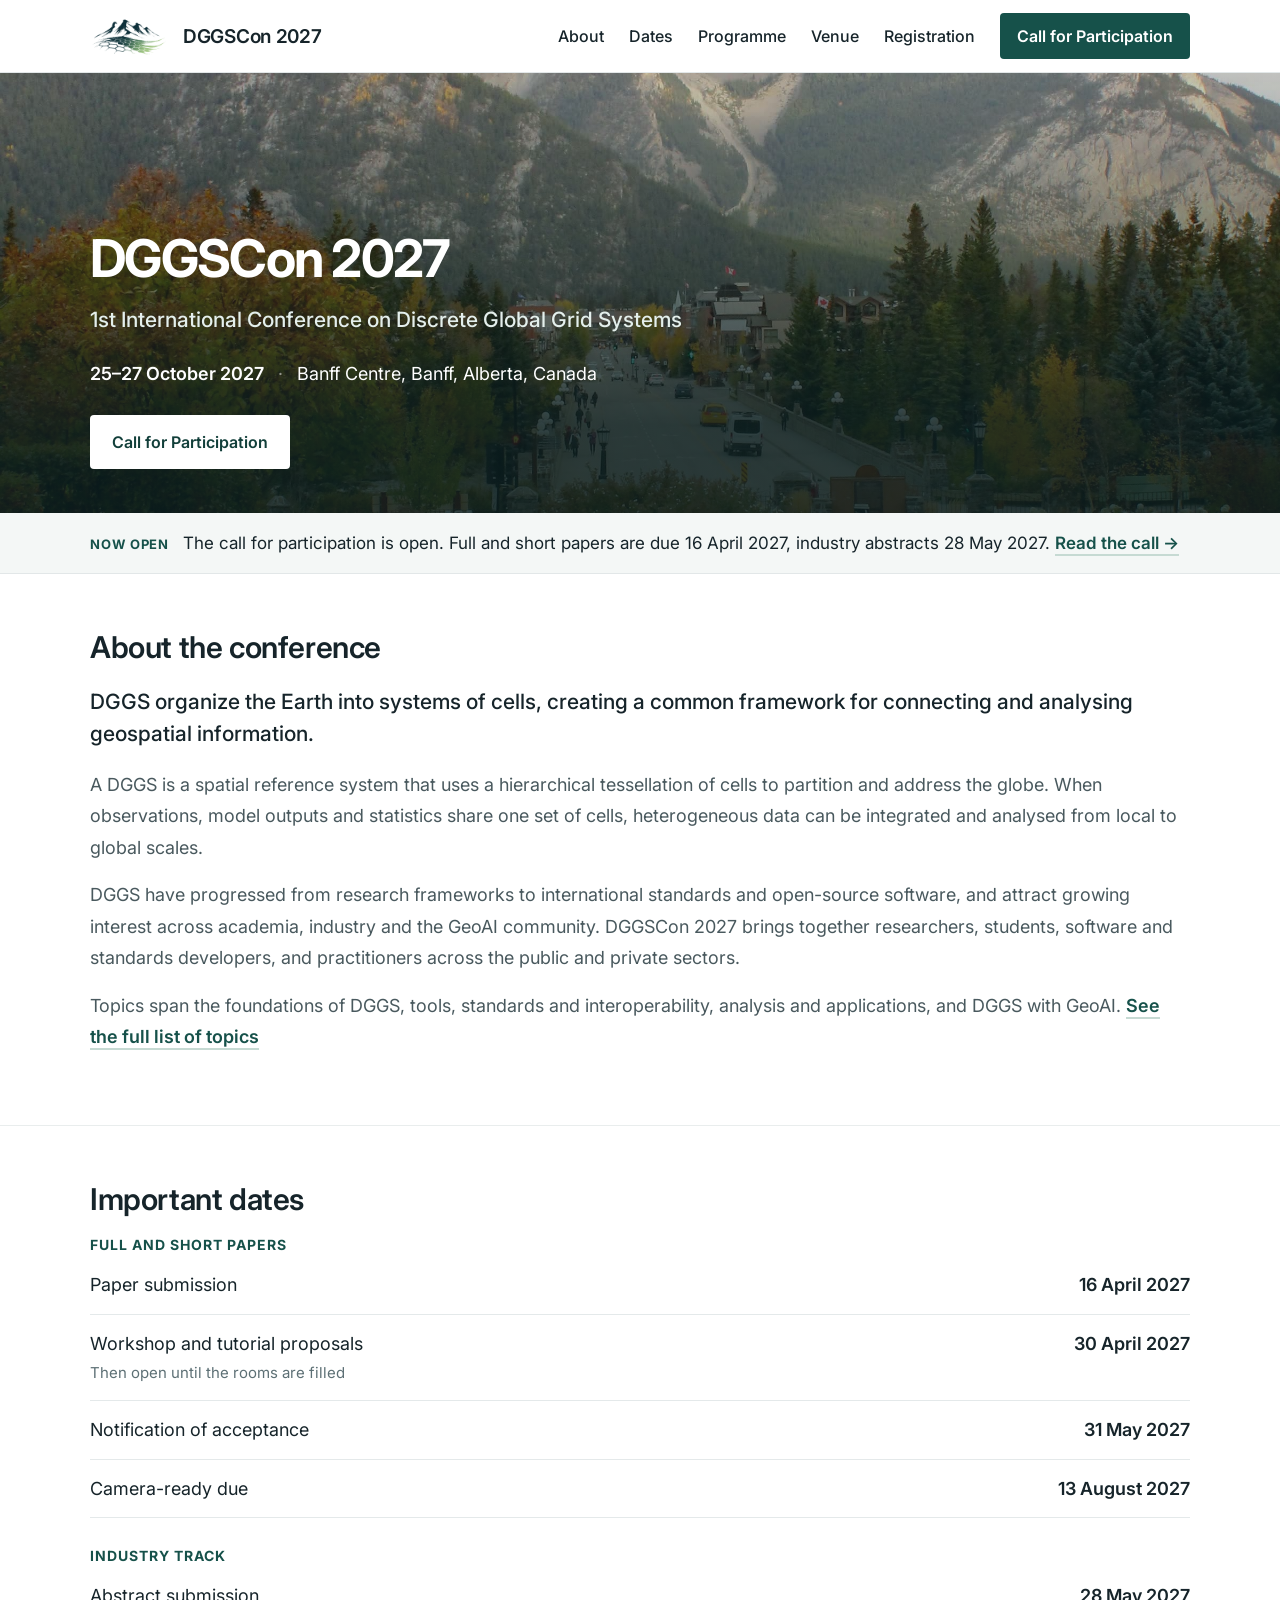
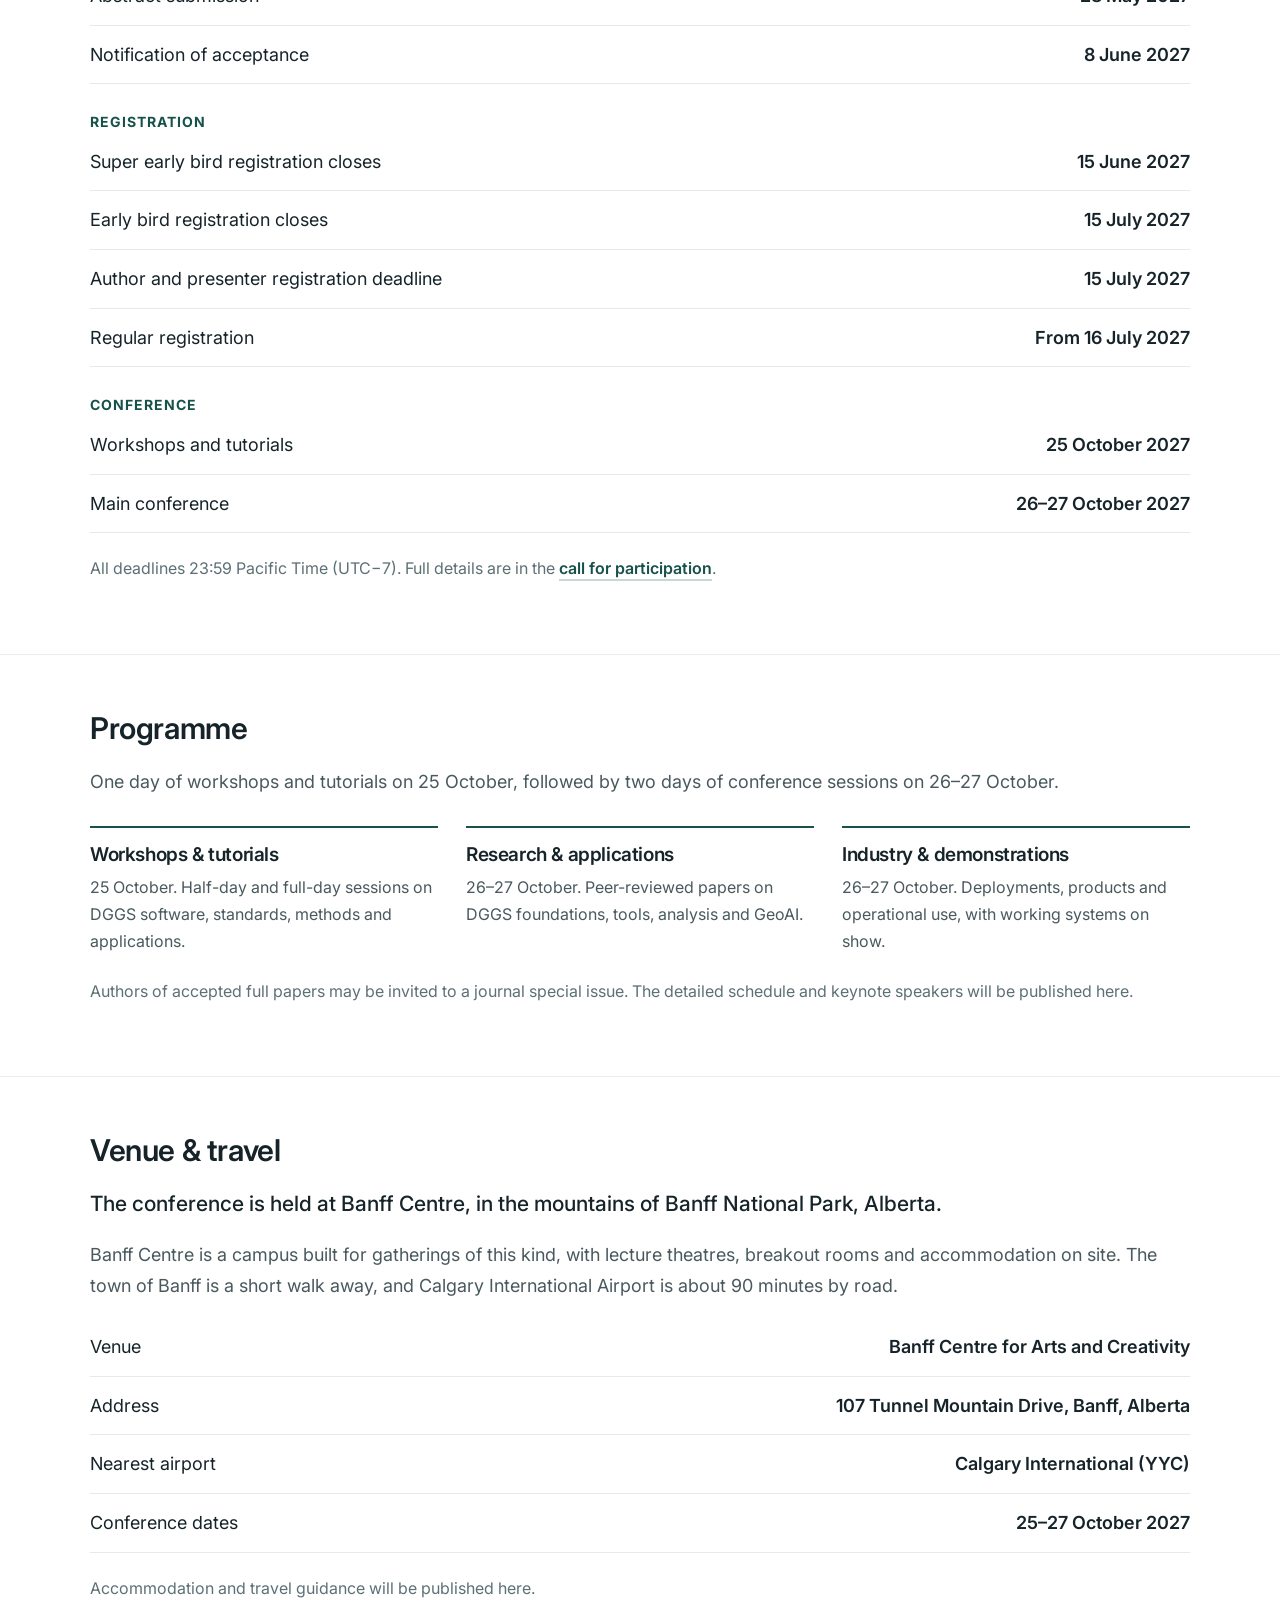
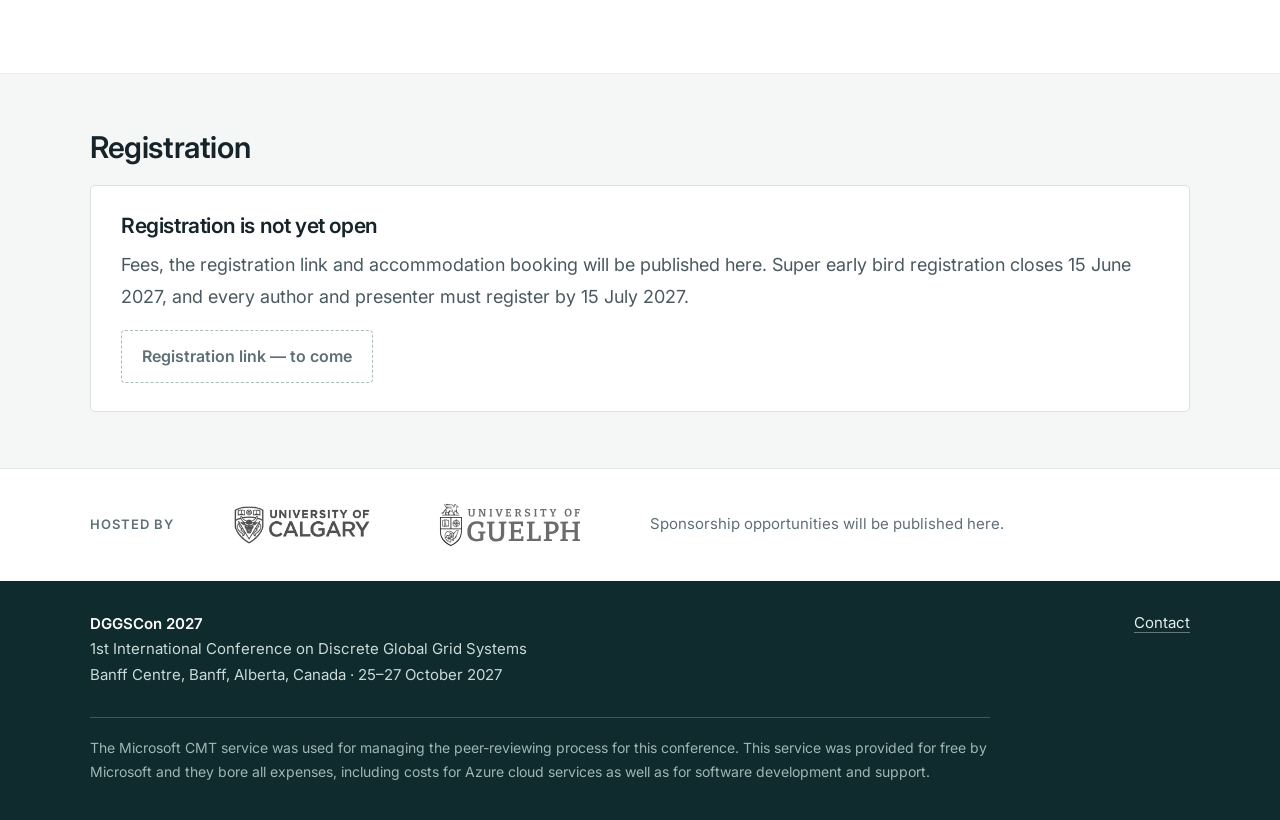
<file: docs/index.html>
<!doctype html>
<html lang="en">
<head>
  <meta charset="utf-8">
  <meta name="viewport" content="width=device-width, initial-scale=1">
  <meta name="description" content="DGGSCon 2027, the 1st International Conference on Discrete Global Grid Systems. 25–27 October 2027 at Banff Centre, Banff, Alberta, Canada.">
  <meta name="theme-color" content="#102b2d">
  <meta property="og:title" content="DGGSCon 2027 — 1st International Conference on Discrete Global Grid Systems">
  <meta property="og:description" content="25–27 October 2027 at Banff Centre, Banff, Alberta, Canada. Full papers, short papers and industry abstracts.">
  <meta property="og:type" content="website">
  <!-- Absolute, because link-preview scrapers resolve these against themselves,
       not against the site. Update both if the site moves to a custom domain. -->
  <meta property="og:url" content="https://ubisensingailab.github.io/DGGSCON-2027-website/">
  <meta property="og:image" content="https://ubisensingailab.github.io/DGGSCON-2027-website/assets/banff-hero.jpg">
  <meta property="og:image:alt" content="Banff Avenue in autumn, with Cascade Mountain rising behind the town.">
  <title>DGGSCon 2027 — 1st International Conference on Discrete Global Grid Systems</title>
  <link rel="icon" href="assets/icon.svg" type="image/svg+xml">
  <link rel="preconnect" href="https://fonts.googleapis.com">
  <link rel="preconnect" href="https://fonts.gstatic.com" crossorigin>
  <link rel="stylesheet" href="https://fonts.googleapis.com/css2?family=Inter:wght@400;500;600;700&display=swap">
  <link rel="stylesheet" href="assets/styles.css?v=9">
</head>
<body>
  <a class="skip-link" href="#main">Skip to content</a>

  <header class="site-header">
    <div class="shell">
      <a class="brand" href="#top">
        <img src="assets/dggscon-logo.png" alt="" width="400" height="200">
        <b>DGGSCon 2027</b>
      </a>
      <nav aria-label="Main navigation">
        <a href="#about">About</a>
        <a href="#dates">Dates</a>
        <a href="#programme">Programme</a>
        <a href="#venue">Venue</a>
        <a href="#registration">Registration</a>
        <a class="cta" href="call-for-participation.html">Call for Participation</a>
      </nav>
    </div>
  </header>

  <main id="main">
    <div class="hero" id="top">
      <img src="assets/banff-hero.jpg" fetchpriority="high" alt="Banff Avenue in autumn, with Cascade Mountain rising behind the town." width="2400" height="1497">
      <div class="shell">
        <h1>DGGSCon 2027</h1>
        <p class="hero-title">1st International Conference on Discrete Global Grid Systems</p>
        <p class="hero-meta"><b>25–27 October 2027</b><span class="sep" aria-hidden="true">·</span>Banff Centre, Banff, Alberta, Canada</p>
        <a class="btn btn-light" href="call-for-participation.html">Call for Participation</a>
      </div>
    </div>

    <div class="announce">
      <div class="shell">
        <span class="tag">Now open</span>
        <p>The call for participation is open. Full and short papers are due 16 April 2027, industry abstracts 28 May 2027. <a class="link" href="call-for-participation.html">Read the call →</a></p>
      </div>
    </div>

    <section id="about">
      <div class="shell">
        <h2>About the conference</h2>
        <div class="prose">
          <p class="lede">DGGS organize the Earth into systems of cells, creating a common framework for connecting and analysing geospatial information.</p>
          <p>A DGGS is a spatial reference system that uses a hierarchical tessellation of cells to partition and address the globe. When observations, model outputs and statistics share one set of cells, heterogeneous data can be integrated and analysed from local to global scales.</p>
          <p>DGGS have progressed from research frameworks to international standards and open-source software, and attract growing interest across academia, industry and the GeoAI community. DGGSCon 2027 brings together researchers, students, software and standards developers, and practitioners across the public and private sectors.</p>
          <p>Topics span the foundations of DGGS, tools, standards and interoperability, analysis and applications, and DGGS with GeoAI. <a class="link" href="call-for-participation.html#topics">See the full list of topics</a></p>
        </div>
      </div>
    </section>

    <section id="dates">
      <div class="shell">
        <h2>Important dates</h2>

        <h3 class="group">Full and short papers</h3>
        <ul class="rows">
          <li><span>Paper submission</span><b>16 April 2027</b></li>
          <li><span>Workshop and tutorial proposals<span class="sub">Then open until the rooms are filled</span></span><b>30 April 2027</b></li>
          <li><span>Notification of acceptance</span><b>31 May 2027</b></li>
          <li><span>Camera-ready due</span><b>13 August 2027</b></li>
        </ul>

        <h3 class="group">Industry track</h3>
        <ul class="rows">
          <li><span>Abstract submission</span><b>28 May 2027</b></li>
          <li><span>Notification of acceptance</span><b>8 June 2027</b></li>
        </ul>

        <h3 class="group">Registration</h3>
        <ul class="rows">
          <li><span>Super early bird registration closes</span><b>15 June 2027</b></li>
          <li><span>Early bird registration closes</span><b>15 July 2027</b></li>
          <li><span>Author and presenter registration deadline</span><b>15 July 2027</b></li>
          <li><span>Regular registration</span><b>From 16 July 2027</b></li>
        </ul>

        <h3 class="group">Conference</h3>
        <ul class="rows">
          <li><span>Workshops and tutorials</span><b>25 October 2027</b></li>
          <li><span>Main conference</span><b>26–27 October 2027</b></li>
        </ul>

        <p class="note">All deadlines 23:59 Pacific Time (UTC−7). Full details are in the <a class="link" href="call-for-participation.html">call for participation</a>.</p>
      </div>
    </section>

    <section id="programme">
      <div class="shell">
        <h2>Programme</h2>
        <p class="prose programme-intro">One day of workshops and tutorials on 25 October, followed by two days of conference sessions on 26–27 October.</p>
        <div class="tracks">
          <article>
            <h3>Workshops &amp; tutorials</h3>
            <p>25 October. Half-day and full-day sessions on DGGS software, standards, methods and applications.</p>
          </article>
          <article>
            <h3>Research &amp; applications</h3>
            <p>26–27 October. Peer-reviewed papers on DGGS foundations, tools, analysis and GeoAI.</p>
          </article>
          <article>
            <h3>Industry &amp; demonstrations</h3>
            <p>26–27 October. Deployments, products and operational use, with working systems on show.</p>
          </article>
        </div>
        <p class="note">Authors of accepted full papers may be invited to a journal special issue. The detailed schedule and keynote speakers will be published here.</p>
      </div>
    </section>

    <section id="venue">
      <div class="shell">
        <h2>Venue &amp; travel</h2>
        <div class="prose">
          <p class="lede">The conference is held at Banff Centre, in the mountains of Banff National Park, Alberta.</p>
          <p>Banff Centre is a campus built for gatherings of this kind, with lecture theatres, breakout rooms and accommodation on site. The town of Banff is a short walk away, and Calgary International Airport is about 90 minutes by road.</p>
        </div>
        <ul class="rows venue-facts">
          <li><span>Venue</span><b>Banff Centre for Arts and Creativity</b></li>
          <li><span>Address</span><b>107 Tunnel Mountain Drive, Banff, Alberta</b></li>
          <li><span>Nearest airport</span><b>Calgary International (YYC)</b></li>
          <li><span>Conference dates</span><b>25–27 October 2027</b></li>
        </ul>
        <p class="note">Accommodation and travel guidance will be published here.</p>
      </div>
    </section>

    <section id="registration" class="registration">
      <div class="shell">
        <h2>Registration</h2>
        <div class="reg-panel">
          <h3>Registration is not yet open</h3>
          <p>Fees, the registration link and accommodation booking will be published here. Super early bird registration closes 15 June 2027, and every author and presenter must register by 15 July 2027.</p>
          <span class="btn-wait">Registration link — to come</span>
        </div>
      </div>
    </section>
  </main>

  <div class="hosts">
    <div class="shell">
      <span class="hosts-label">Hosted by</span>
      <a class="host host-calgary" href="https://www.ucalgary.ca/">
        <img src="assets/university-of-calgary-logo-cropped.jpg" alt="University of Calgary" width="461" height="129" loading="lazy">
      </a>
      <a class="host host-guelph" href="https://www.uoguelph.ca/">
        <img src="assets/university-of-guelph-logo.svg" alt="University of Guelph" width="1346" height="437" loading="lazy">
      </a>
      <p class="hosts-note">Sponsorship opportunities will be published here.</p>
    </div>
  </div>

  <footer class="site-footer">
    <div class="shell">
      <p class="footer-id"><b>DGGSCon 2027</b><br>1st International Conference on Discrete Global Grid Systems<br>Banff Centre, Banff, Alberta, Canada · 25–27 October 2027</p>
      <p><a href="call-for-participation.html#contact">Contact</a></p>
      <p class="footer-ack">The Microsoft CMT service was used for managing the peer-reviewing process for this conference. This service was provided for free by Microsoft and they bore all expenses, including costs for Azure cloud services as well as for software development and support.</p>
    </div>
  </footer>
</body>
</html>
</file>
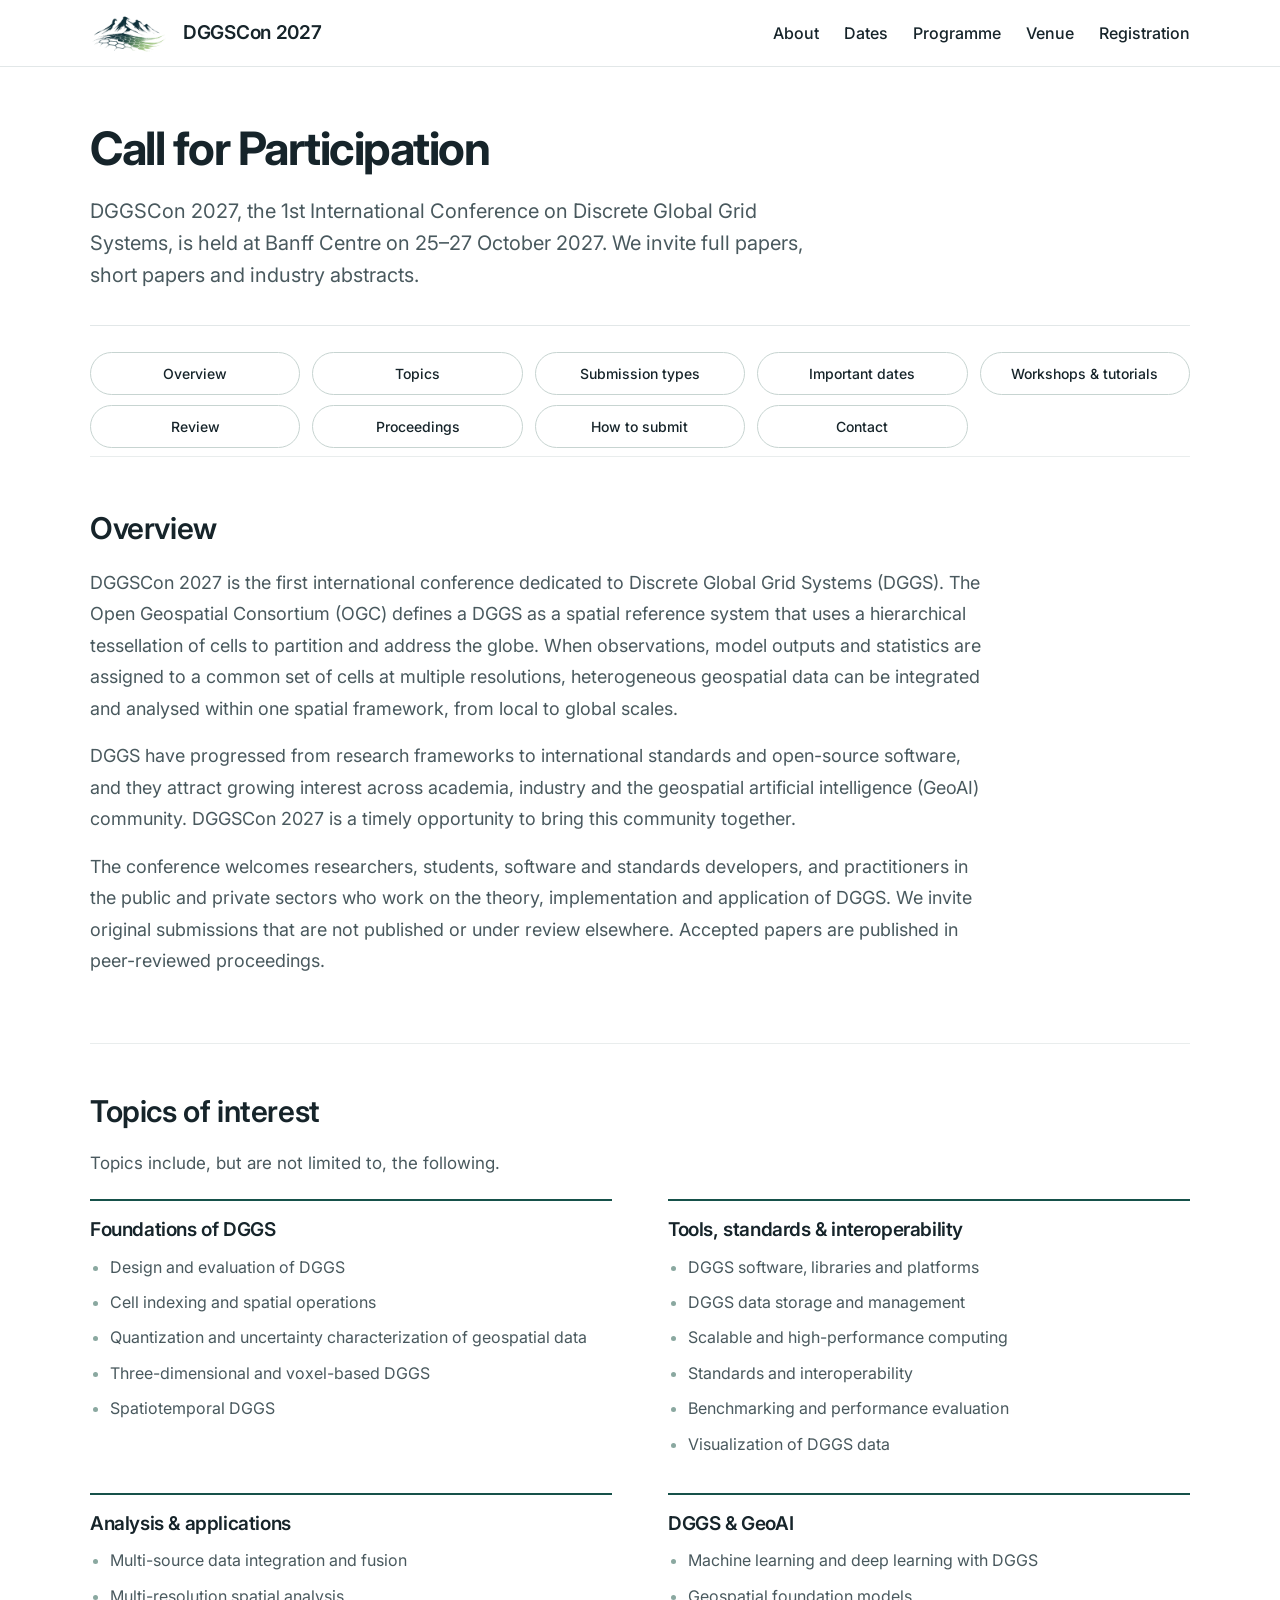
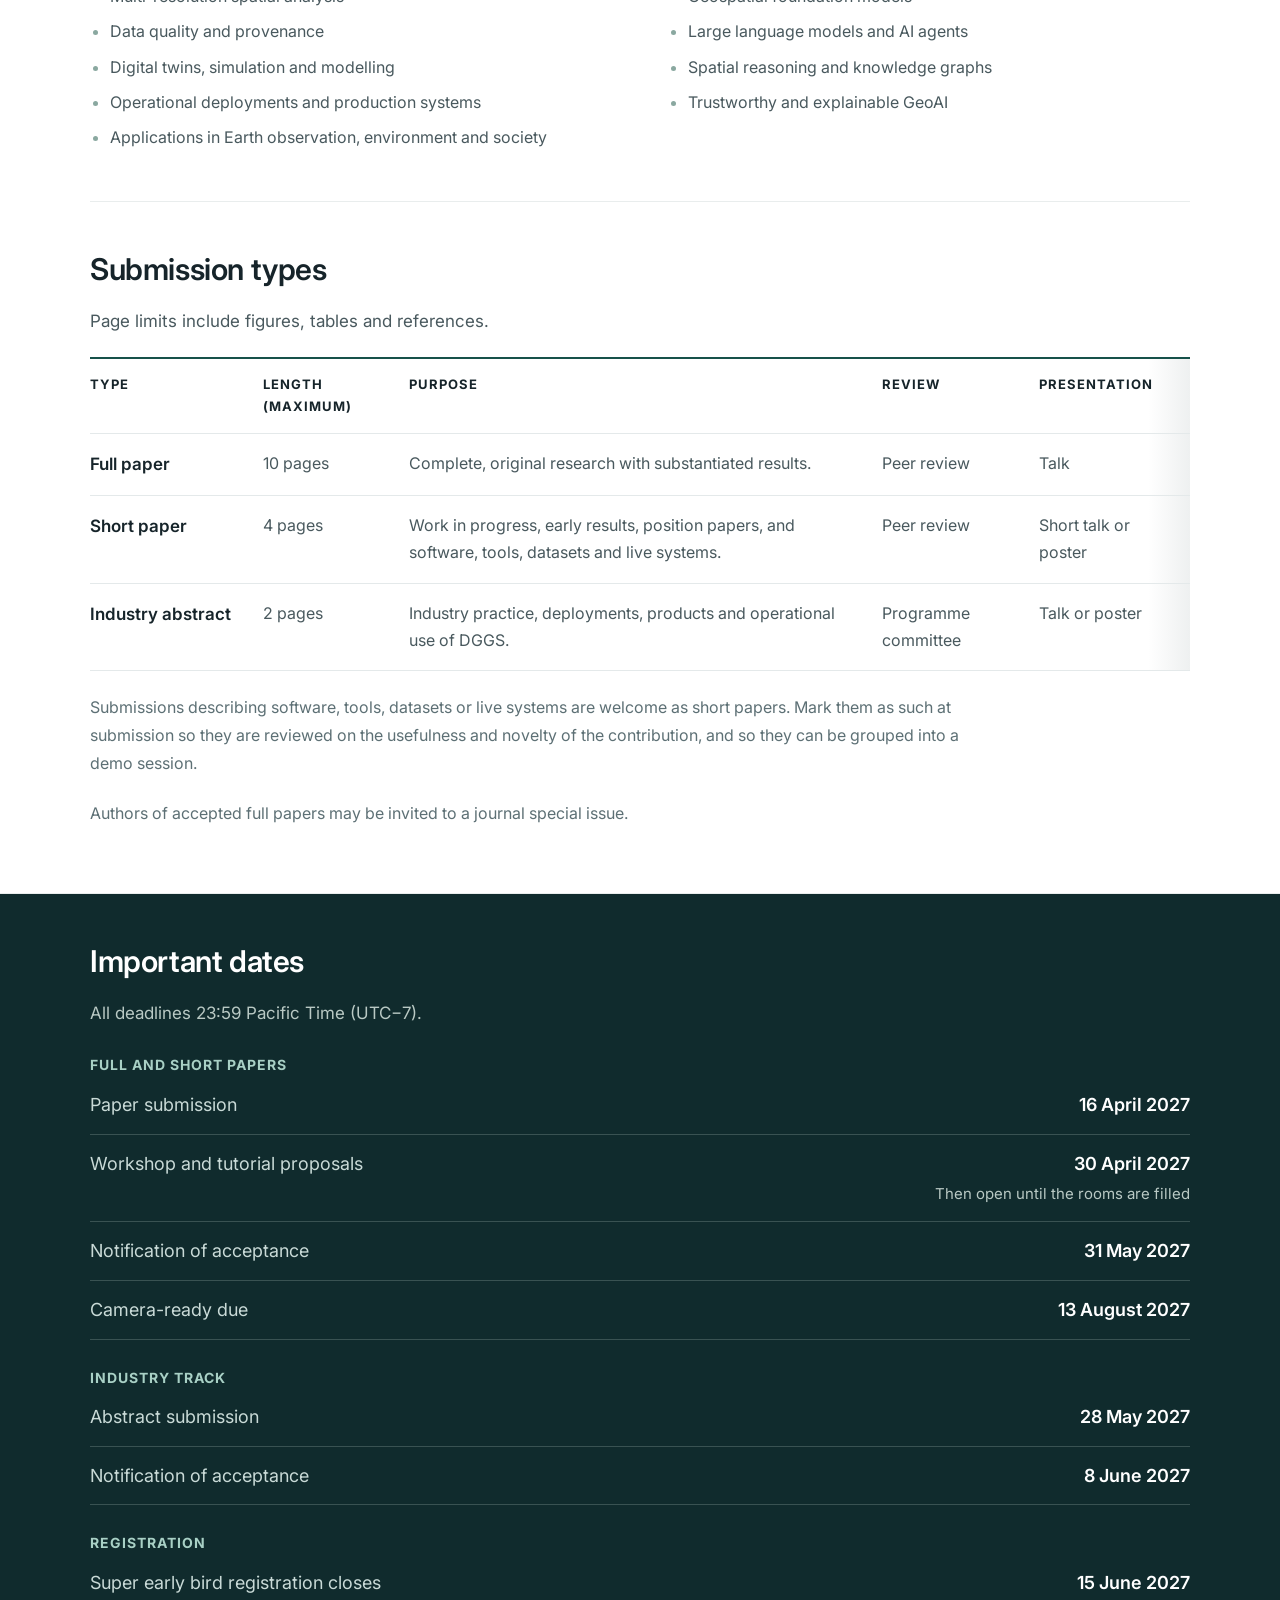
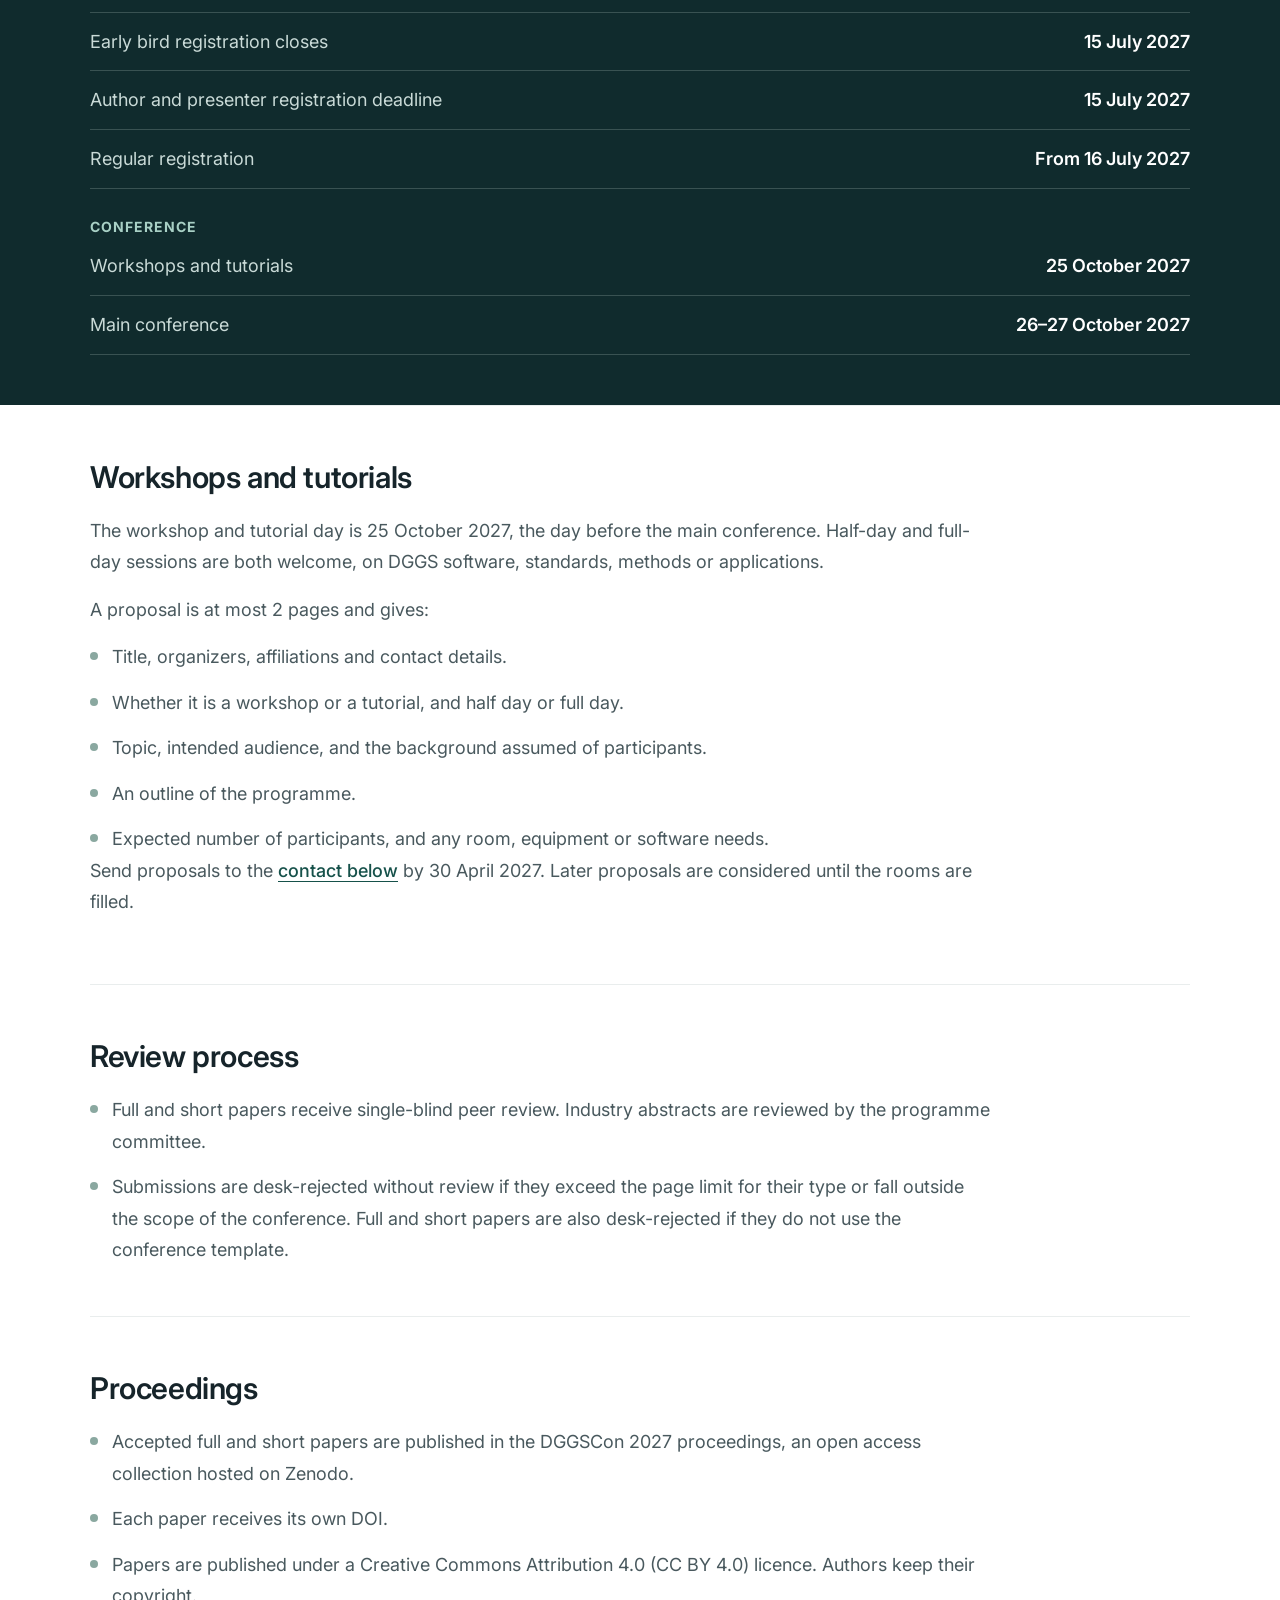
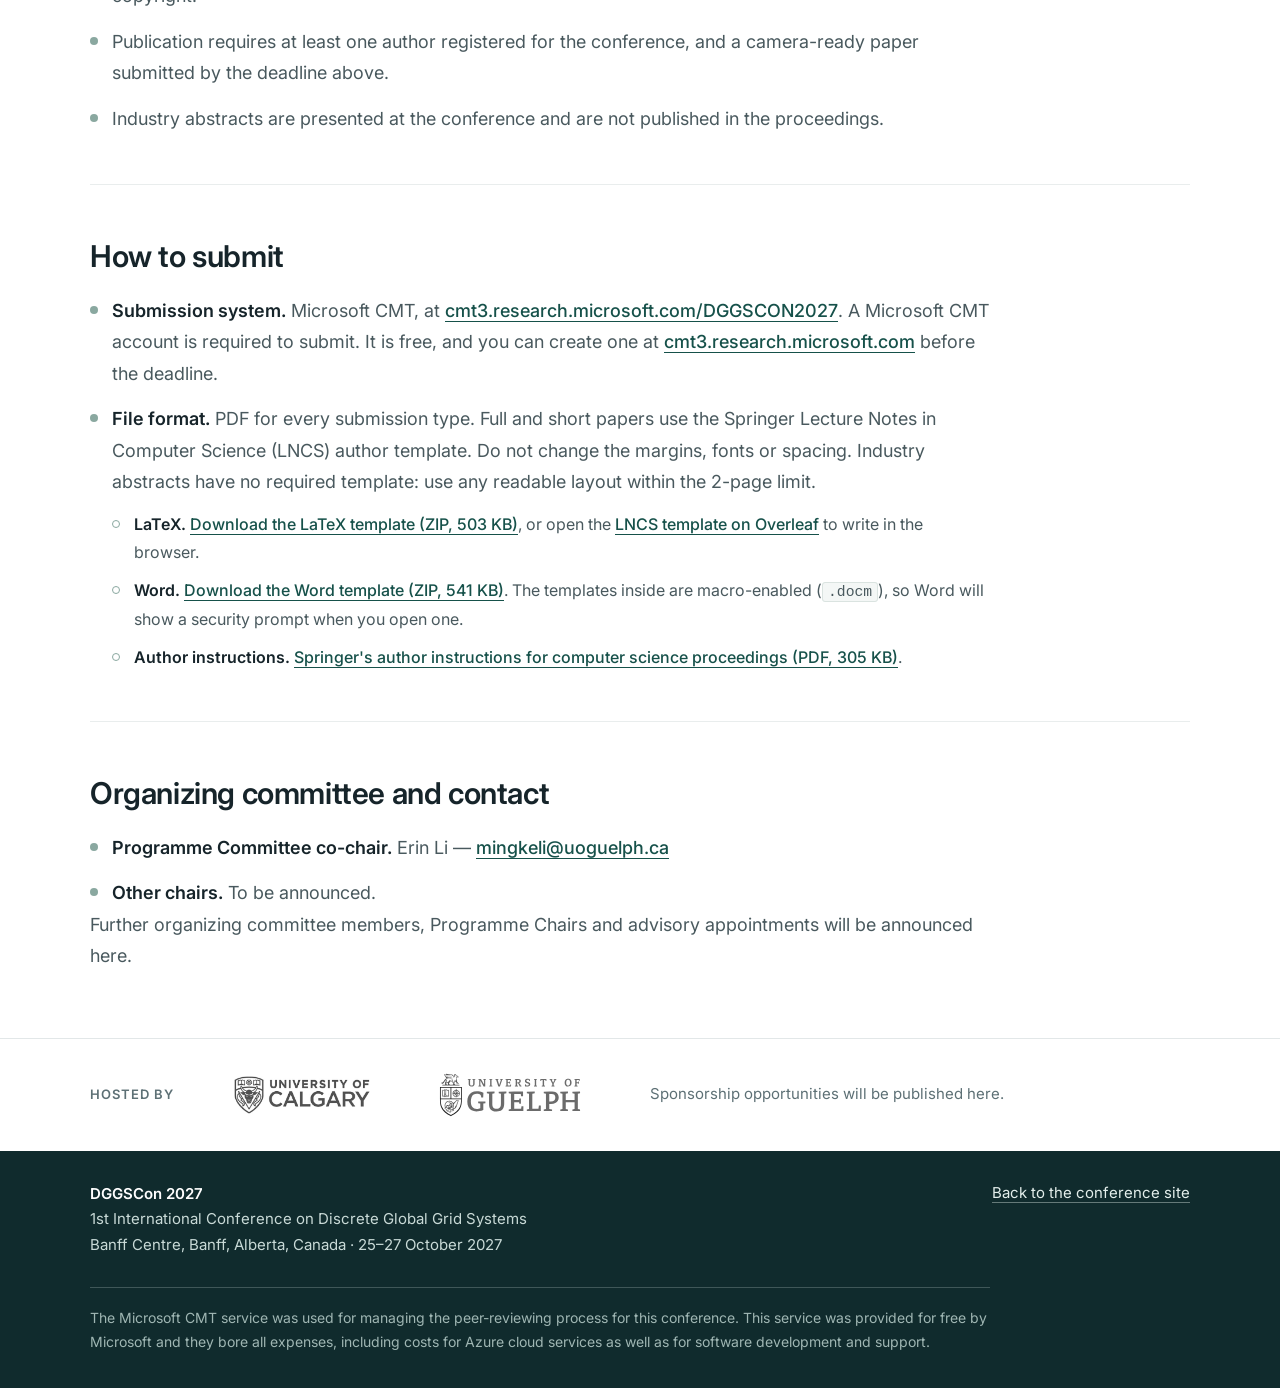
<file: docs/call-for-participation.html>
<!doctype html>
<html lang="en">
<head>
  <meta charset="utf-8">
  <meta name="viewport" content="width=device-width, initial-scale=1">
  <meta name="description" content="DGGSCon 2027 call for participation: topics, submission types, important dates, workshops and tutorials, review, proceedings and how to submit.">
  <meta name="theme-color" content="#102b2d">
  <meta property="og:title" content="Call for Participation — DGGSCon 2027">
  <meta property="og:description" content="Full papers, short papers and industry abstracts on Discrete Global Grid Systems. Banff Centre, Banff, Alberta, Canada, 25–27 October 2027.">
  <meta property="og:type" content="website">
  <!-- Absolute, because link-preview scrapers resolve these against themselves,
       not against the site. Update both if the site moves to a custom domain. -->
  <meta property="og:url" content="https://ubisensingailab.github.io/DGGSCON-2027-website/call-for-participation.html">
  <meta property="og:image" content="https://ubisensingailab.github.io/DGGSCON-2027-website/assets/banff-hero.jpg">
  <meta property="og:image:alt" content="Banff Avenue in autumn, with Cascade Mountain rising behind the town.">
  <title>Call for Participation — DGGSCon 2027</title>
  <link rel="icon" href="assets/icon.svg" type="image/svg+xml">
  <link rel="preconnect" href="https://fonts.googleapis.com">
  <link rel="preconnect" href="https://fonts.gstatic.com" crossorigin>
  <link rel="stylesheet" href="https://fonts.googleapis.com/css2?family=Inter:wght@400;500;600;700&display=swap">
  <link rel="stylesheet" href="assets/styles.css?v=9">
</head>
<body>
  <a class="skip-link" href="#main">Skip to content</a>
  <header class="site-header">
    <div class="shell">
      <a class="brand" href="index.html">
        <img src="assets/dggscon-logo.png" alt="" width="400" height="200">
        <b>DGGSCon 2027</b>
      </a>
      <nav aria-label="Main navigation">
        <a href="index.html#about">About</a>
        <a href="index.html#dates">Dates</a>
        <a href="index.html#programme">Programme</a>
        <a href="index.html#venue">Venue</a>
        <a href="index.html#registration">Registration</a>
      </nav>
    </div>
  </header>

  <main id="main">
    <section class="cfp-head shell" aria-labelledby="cfp-title">
      <h1 id="cfp-title">Call for Participation</h1>
      <p class="lead">DGGSCon 2027, the 1st International Conference on Discrete Global Grid Systems, is held at Banff Centre on 25–27 October 2027. We invite full papers, short papers and industry abstracts.</p>
      <nav class="cfp-toc" aria-label="On this page">
        <a href="#overview">Overview</a>
        <a href="#topics">Topics</a>
        <a href="#types">Submission types</a>
        <a href="#dates">Important dates</a>
        <a href="#workshops">Workshops &amp; tutorials</a>
        <a href="#review">Review</a>
        <a href="#proceedings">Proceedings</a>
        <a href="#submit">How to submit</a>
        <a href="#contact">Contact</a>
      </nav>
    </section>

    <section id="overview" class="cfp-section shell" aria-labelledby="overview-title">
      <div class="cfp-grid">
        <h2 id="overview-title">Overview</h2>
        <div class="cfp-copy">
          <p>DGGSCon 2027 is the first international conference dedicated to Discrete Global Grid Systems (DGGS). The Open Geospatial Consortium (OGC) defines a DGGS as a spatial reference system that uses a hierarchical tessellation of cells to partition and address the globe. When observations, model outputs and statistics are assigned to a common set of cells at multiple resolutions, heterogeneous geospatial data can be integrated and analysed within one spatial framework, from local to global scales.</p>
          <p>DGGS have progressed from research frameworks to international standards and open-source software, and they attract growing interest across academia, industry and the geospatial artificial intelligence (GeoAI) community. DGGSCon 2027 is a timely opportunity to bring this community together.</p>
          <p>The conference welcomes researchers, students, software and standards developers, and practitioners in the public and private sectors who work on the theory, implementation and application of DGGS. We invite original submissions that are not published or under review elsewhere. Accepted papers are published in peer-reviewed proceedings.</p>
        </div>
      </div>
    </section>

    <section id="topics" class="cfp-section shell" aria-labelledby="topics-title">
      <div class="section-intro"><h2 id="topics-title">Topics of interest</h2><p>Topics include, but are not limited to, the following.</p></div>
      <div class="cfp-topics">
        <article>
          <h3>Foundations of DGGS</h3>
          <ul>
            <li>Design and evaluation of DGGS</li>
            <li>Cell indexing and spatial operations</li>
            <li>Quantization and uncertainty characterization of geospatial data</li>
            <li>Three-dimensional and voxel-based DGGS</li>
            <li>Spatiotemporal DGGS</li>
          </ul>
        </article>
        <article>
          <h3>Tools, standards &amp; interoperability</h3>
          <ul>
            <li>DGGS software, libraries and platforms</li>
            <li>DGGS data storage and management</li>
            <li>Scalable and high-performance computing</li>
            <li>Standards and interoperability</li>
            <li>Benchmarking and performance evaluation</li>
            <li>Visualization of DGGS data</li>
          </ul>
        </article>
        <article>
          <h3>Analysis &amp; applications</h3>
          <ul>
            <li>Multi-source data integration and fusion</li>
            <li>Multi-resolution spatial analysis</li>
            <li>Data quality and provenance</li>
            <li>Digital twins, simulation and modelling</li>
            <li>Operational deployments and production systems</li>
            <li>Applications in Earth observation, environment and society</li>
          </ul>
        </article>
        <article>
          <h3>DGGS &amp; GeoAI</h3>
          <ul>
            <li>Machine learning and deep learning with DGGS</li>
            <li>Geospatial foundation models</li>
            <li>Large language models and AI agents</li>
            <li>Spatial reasoning and knowledge graphs</li>
            <li>Trustworthy and explainable GeoAI</li>
          </ul>
        </article>
      </div>
    </section>

    <section id="types" class="cfp-section shell" aria-labelledby="types-title">
      <div class="section-intro"><h2 id="types-title">Submission types</h2><p>Page limits include figures, tables and references.</p></div>
      <div class="table-scroll" tabindex="0" role="region" aria-label="Submission types, scrollable table">
        <table class="cfp-table">
          <thead>
            <tr><th scope="col">Type</th><th scope="col">Length (maximum)</th><th scope="col">Purpose</th><th scope="col">Review</th><th scope="col">Presentation</th></tr>
          </thead>
          <tbody>
            <tr><th scope="row">Full paper</th><td>10 pages</td><td>Complete, original research with substantiated results.</td><td>Peer review</td><td>Talk</td></tr>
            <tr><th scope="row">Short paper</th><td>4 pages</td><td>Work in progress, early results, position papers, and software, tools, datasets and live systems.</td><td>Peer review</td><td>Short talk or poster</td></tr>
            <tr><th scope="row">Industry abstract</th><td>2 pages</td><td>Industry practice, deployments, products and operational use of DGGS.</td><td>Programme committee</td><td>Talk or poster</td></tr>
          </tbody>
        </table>
      </div>
      <p class="cfp-note">Submissions describing software, tools, datasets or live systems are welcome as short papers. Mark them as such at submission so they are reviewed on the usefulness and novelty of the contribution, and so they can be grouped into a demo session.</p>
      <p class="cfp-note">Authors of accepted full papers may be invited to a journal special issue.</p>
    </section>

    <section id="dates" class="cfp-section cfp-dates" aria-labelledby="dates-title">
      <div class="shell">
        <div class="section-intro"><h2 id="dates-title">Important dates</h2><p>All deadlines 23:59 Pacific Time (UTC−7).</p></div>
        <h3 class="cfp-dates-heading">Full and short papers</h3>
        <dl class="cfp-dates-list">
          <div><dt>Paper submission</dt><dd>16 April 2027</dd></div>
          <div><dt>Workshop and tutorial proposals</dt><dd>30 April 2027<span>Then open until the rooms are filled</span></dd></div>
          <div><dt>Notification of acceptance</dt><dd>31 May 2027</dd></div>
          <div><dt>Camera-ready due</dt><dd>13 August 2027</dd></div>
        </dl>
        <h3 class="cfp-dates-heading">Industry track</h3>
        <dl class="cfp-dates-list">
          <div><dt>Abstract submission</dt><dd>28 May 2027</dd></div>
          <div><dt>Notification of acceptance</dt><dd>8 June 2027</dd></div>
        </dl>
        <h3 class="cfp-dates-heading">Registration</h3>
        <dl class="cfp-dates-list">
          <div><dt>Super early bird registration closes</dt><dd>15 June 2027</dd></div>
          <div><dt>Early bird registration closes</dt><dd>15 July 2027</dd></div>
          <div><dt>Author and presenter registration deadline</dt><dd>15 July 2027</dd></div>
          <div><dt>Regular registration</dt><dd>From 16 July 2027</dd></div>
        </dl>
        <h3 class="cfp-dates-heading">Conference</h3>
        <dl class="cfp-dates-list">
          <div><dt>Workshops and tutorials</dt><dd>25 October 2027</dd></div>
          <div><dt>Main conference</dt><dd>26–27 October 2027</dd></div>
        </dl>
      </div>
    </section>

    <section id="workshops" class="cfp-section shell" aria-labelledby="workshops-title">
      <div class="cfp-grid">
        <h2 id="workshops-title">Workshops and tutorials</h2>
        <div class="cfp-copy">
          <p>The workshop and tutorial day is 25 October 2027, the day before the main conference. Half-day and full-day sessions are both welcome, on DGGS software, standards, methods or applications.</p>
          <p>A proposal is at most 2 pages and gives:</p>
          <ul class="cfp-list">
            <li>Title, organizers, affiliations and contact details.</li>
            <li>Whether it is a workshop or a tutorial, and half day or full day.</li>
            <li>Topic, intended audience, and the background assumed of participants.</li>
            <li>An outline of the programme.</li>
            <li>Expected number of participants, and any room, equipment or software needs.</li>
          </ul>
          <p>Send proposals to the <a class="inline-link" href="#contact">contact below</a> by 30 April 2027. Later proposals are considered until the rooms are filled.</p>
        </div>
      </div>
    </section>

    <section id="review" class="cfp-section shell" aria-labelledby="review-title">
      <div class="cfp-grid">
        <h2 id="review-title">Review process</h2>
        <div class="cfp-copy">
          <ul class="cfp-list">
            <li>Full and short papers receive single-blind peer review. Industry abstracts are reviewed by the programme committee.</li>
            <li>Submissions are desk-rejected without review if they exceed the page limit for their type or fall outside the scope of the conference. Full and short papers are also desk-rejected if they do not use the conference template.</li>
          </ul>
        </div>
      </div>
    </section>

    <section id="proceedings" class="cfp-section shell" aria-labelledby="proceedings-title">
      <div class="cfp-grid">
        <h2 id="proceedings-title">Proceedings</h2>
        <div class="cfp-copy">
          <ul class="cfp-list">
            <li>Accepted full and short papers are published in the DGGSCon 2027 proceedings, an open access collection hosted on Zenodo.</li>
            <li>Each paper receives its own DOI.</li>
            <li>Papers are published under a Creative Commons Attribution 4.0 (CC BY 4.0) licence. Authors keep their copyright.</li>
            <li>Publication requires at least one author registered for the conference, and a camera-ready paper submitted by the deadline above.</li>
            <li>Industry abstracts are presented at the conference and are not published in the proceedings.</li>
          </ul>
        </div>
      </div>
    </section>

    <section id="submit" class="cfp-section shell" aria-labelledby="submit-title">
      <div class="cfp-grid">
        <h2 id="submit-title">How to submit</h2>
        <div class="cfp-copy">
          <ul class="cfp-list">
            <li><strong>Submission system.</strong> Microsoft CMT, at <a class="inline-link" href="https://cmt3.research.microsoft.com/DGGSCON2027">cmt3.research.microsoft.com/DGGSCON2027</a>. A Microsoft CMT account is required to submit. It is free, and you can create one at <a class="inline-link" href="https://cmt3.research.microsoft.com/">cmt3.research.microsoft.com</a> before the deadline.</li>
            <li><strong>File format.</strong> PDF for every submission type. Full and short papers use the Springer Lecture Notes in Computer Science (LNCS) author template. Do not change the margins, fonts or spacing. Industry abstracts have no required template: use any readable layout within the 2-page limit.
              <ul class="cfp-sublist">
                <li><strong>LaTeX.</strong> <a class="inline-link" href="assets/templates/springer-lncs-latex-proceedings-2026-09-03.zip" download>Download the LaTeX template (ZIP, 503 KB)</a>, or open the <a class="inline-link" href="https://www.overleaf.com/latex/templates/springer-lecture-notes-in-computer-science/kzwwpvhwnvfj">LNCS template on Overleaf</a> to write in the browser.</li>
                <li><strong>Word.</strong> <a class="inline-link" href="assets/templates/springer-lncs-word-proceedings-splnproc2510.zip" download>Download the Word template (ZIP, 541 KB)</a>. The templates inside are macro-enabled (<code>.docm</code>), so Word will show a security prompt when you open one.</li>
                <li><strong>Author instructions.</strong> <a class="inline-link" href="assets/templates/springer-lncs-author-instructions.pdf">Springer's author instructions for computer science proceedings (PDF, 305 KB)</a>.</li>
              </ul>
            </li>
          </ul>
        </div>
      </div>
    </section>

    <section id="contact" class="cfp-section shell" aria-labelledby="contact-title">
      <div class="cfp-grid">
        <h2 id="contact-title">Organizing committee and contact</h2>
        <div class="cfp-copy">
          <ul class="cfp-list">
            <li><strong>Programme Committee co-chair.</strong> Erin Li — <a class="inline-link" href="mailto:mingkeli@uoguelph.ca">mingkeli@uoguelph.ca</a></li>
            <li><strong>Other chairs.</strong> To be announced.</li>
          </ul>
          <p>Further organizing committee members, Programme Chairs and advisory appointments will be announced here.</p>
        </div>
      </div>
    </section>

  </main>

  <div class="hosts">
    <div class="shell">
      <span class="hosts-label">Hosted by</span>
      <a class="host host-calgary" href="https://www.ucalgary.ca/">
        <img src="assets/university-of-calgary-logo-cropped.jpg" alt="University of Calgary" width="461" height="129" loading="lazy">
      </a>
      <a class="host host-guelph" href="https://www.uoguelph.ca/">
        <img src="assets/university-of-guelph-logo.svg" alt="University of Guelph" width="1346" height="437" loading="lazy">
      </a>
      <p class="hosts-note">Sponsorship opportunities will be published here.</p>
    </div>
  </div>

  <footer class="site-footer">
    <div class="shell">
      <p class="footer-id"><b>DGGSCon 2027</b><br>1st International Conference on Discrete Global Grid Systems<br>Banff Centre, Banff, Alberta, Canada · 25–27 October 2027</p>
      <p><a href="index.html">Back to the conference site</a></p>
      <p class="footer-ack">The Microsoft CMT service was used for managing the peer-reviewing process for this conference. This service was provided for free by Microsoft and they bore all expenses, including costs for Azure cloud services as well as for software development and support.</p>
    </div>
  </footer>
</body>
</html>
</file>
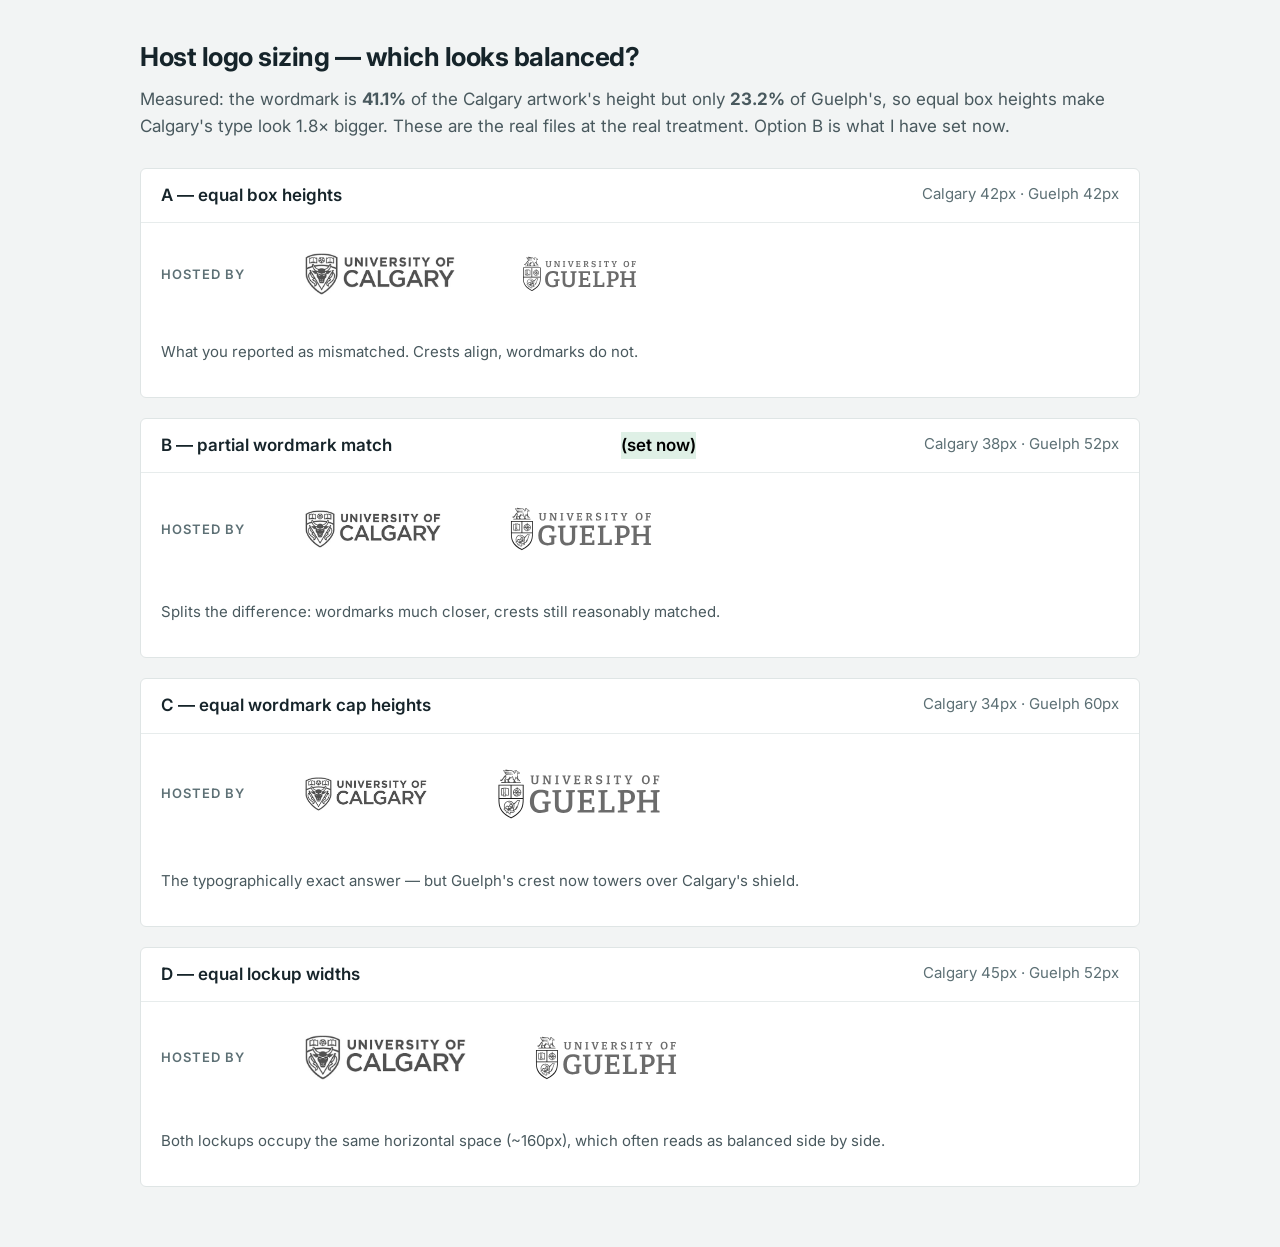
<file: superpowers/specs/2026-11-26-host-logo-sizing.html>
<!doctype html>
<html lang="en">
<head>
<meta charset="utf-8">
<meta name="viewport" content="width=device-width,initial-scale=1">
<title>Host logo sizing</title>
<link rel="preconnect" href="https://fonts.googleapis.com">
<link rel="preconnect" href="https://fonts.gstatic.com" crossorigin>
<link rel="stylesheet" href="https://fonts.googleapis.com/css2?family=Inter:wght@400;500;600;700&display=swap">
<style>
*{box-sizing:border-box}
body{margin:0;background:#f2f4f4;color:#16242a;font-family:'Inter',system-ui,sans-serif;font-size:17px;line-height:1.6}
.wrap{width:min(1000px,100% - 48px);margin:36px auto 60px}
h1{font-size:26px;margin:0 0 8px;letter-spacing:-.5px}
.intro{color:#49595e;margin:0 0 28px}
.opt{background:#fff;border:1px solid #dfe5e5;border-radius:6px;margin-bottom:20px;overflow:hidden}
.bar{display:flex;justify-content:space-between;gap:16px;padding:13px 20px;border-bottom:1px solid #e7ecec;font-weight:600}
.bar span{font-weight:400;color:#5d7075;font-size:15px}
.band{display:flex;align-items:center;gap:30px 60px;flex-wrap:wrap;padding:30px 20px;background:#fff}
.label{font-size:13px;font-weight:600;letter-spacing:1px;text-transform:uppercase;color:#5d7075}
img{display:block;width:auto}
.cal{filter:grayscale(1);mix-blend-mode:multiply;opacity:.78}
.gue{filter:grayscale(1) brightness(.42)}
.note{padding:0 20px 18px;font-size:15px;color:#49595e}
mark{background:#dff0e6}
</style>
</head>
<body>
<div class="wrap">
  <h1>Host logo sizing — which looks balanced?</h1>
  <p class="intro">Measured: the wordmark is <b>41.1%</b> of the Calgary artwork's height but only <b>23.2%</b> of Guelph's, so equal box heights make Calgary's type look 1.8&times; bigger. These are the real files at the real treatment. Option B is what I have set now.</p>

  <div class="opt">
    <div class="bar">A — equal box heights <span>Calgary 42px · Guelph 42px</span></div>
    <div class="band">
      <span class="label">Hosted by</span>
      <img class="cal" style="height:42px" src="../../docs/assets/university-of-calgary-logo-cropped.jpg" alt="University of Calgary">
      <img class="gue" style="height:42px" src="../../docs/assets/university-of-guelph-logo.svg" alt="University of Guelph">
    </div>
    <p class="note">What you reported as mismatched. Crests align, wordmarks do not.</p>
  </div>

  <div class="opt">
    <div class="bar">B — partial wordmark match <mark>(set now)</mark> <span>Calgary 38px · Guelph 52px</span></div>
    <div class="band">
      <span class="label">Hosted by</span>
      <img class="cal" style="height:38px" src="../../docs/assets/university-of-calgary-logo-cropped.jpg" alt="University of Calgary">
      <img class="gue" style="height:52px" src="../../docs/assets/university-of-guelph-logo.svg" alt="University of Guelph">
    </div>
    <p class="note">Splits the difference: wordmarks much closer, crests still reasonably matched.</p>
  </div>

  <div class="opt">
    <div class="bar">C — equal wordmark cap heights <span>Calgary 34px · Guelph 60px</span></div>
    <div class="band">
      <span class="label">Hosted by</span>
      <img class="cal" style="height:34px" src="../../docs/assets/university-of-calgary-logo-cropped.jpg" alt="University of Calgary">
      <img class="gue" style="height:60px" src="../../docs/assets/university-of-guelph-logo.svg" alt="University of Guelph">
    </div>
    <p class="note">The typographically exact answer — but Guelph's crest now towers over Calgary's shield.</p>
  </div>

  <div class="opt">
    <div class="bar">D — equal lockup widths <span>Calgary 45px · Guelph 52px</span></div>
    <div class="band">
      <span class="label">Hosted by</span>
      <img class="cal" style="height:45px" src="../../docs/assets/university-of-calgary-logo-cropped.jpg" alt="University of Calgary">
      <img class="gue" style="height:52px" src="../../docs/assets/university-of-guelph-logo.svg" alt="University of Guelph">
    </div>
    <p class="note">Both lockups occupy the same horizontal space (~160px), which often reads as balanced side by side.</p>
  </div>
</div>
</body>
</html>
</file>
<file: docs/assets/styles.css>
/* ---------------------------------------------------------------- tokens */
:root{
  --page:#ffffff;
  --ink:#16242a;
  --muted:#49595e;
  --muted-light:#5d7075;
  --pine:#16514a;
  --pine-dark:#0f3d38;
  --footer:#102b2d;
  --footer-text:#c9dad7;
  --panel:#f4f7f6;
  --rule:#e2e7e8;
  --rule-soft:#e9eded;
  --rule-row:#e4e9ea;
  --font:'Inter',system-ui,-apple-system,'Segoe UI',sans-serif;
}

/* ------------------------------------------------------------------ base */
*{box-sizing:border-box}
html{scroll-behavior:smooth;scroll-padding-top:76px}
body{
  margin:0;
  background:var(--page);
  color:var(--ink);
  font-family:var(--font);
  font-size:17px;
  line-height:1.65;
  -webkit-font-smoothing:antialiased;
}
a{color:inherit;text-decoration:none}
img,svg{display:block;max-width:100%}
h1,h2,h3{margin:0;line-height:1.18;letter-spacing:-.4px}
p{margin:0 0 16px}
::selection{background:#cfe3df;color:var(--ink)}

a:focus-visible,button:focus-visible,summary:focus-visible,[tabindex]:focus-visible{
  outline:3px solid var(--pine);
  outline-offset:3px;
  border-radius:2px;
}
/* The pine ring is ~1.6:1 against the dark surfaces — effectively invisible.
   Light ring there instead, so keyboard focus is never lost. */
.hero a:focus-visible,
.site-footer a:focus-visible,
.cfp-dates a:focus-visible{outline-color:#fff}

.skip-link{
  position:absolute;top:8px;left:12px;z-index:20;
  background:var(--ink);color:#fff;padding:12px 16px;font-size:15px;
  transform:translateY(-200%);
}
.skip-link:focus{transform:none}

/* --------------------------------------------------------------- layout */
.shell{width:min(1100px,100% - 56px);margin-inline:auto}

section{padding-block:56px;scroll-margin-top:70px}
section + section{border-top:1px solid var(--rule-soft)}

h2{font-size:30px;font-weight:600;margin-bottom:20px}

/* ----------------------------------------------------------- components */

/* Full-width prose. One of only two layout shapes on the page. */
.prose{font-size:18px;line-height:1.75}
.prose .lede{font-size:21px;line-height:1.55;font-weight:500;margin-bottom:18px}
.prose p:not(.lede){color:var(--muted)}

/* Full-width label/value rows. The other shape. Shared by dates and venue. */
.rows{list-style:none;margin:0;padding:0}
.rows li{
  display:flex;justify-content:space-between;align-items:baseline;
  gap:24px;padding-block:14px;
  border-bottom:1px solid var(--rule-row);
  font-size:18px;
}
.rows li > span:first-child{flex:1}
.rows b{font-weight:600;white-space:nowrap;text-align:right}
.rows .sub{display:block;font-size:15px;color:var(--muted-light);margin-top:3px}

.group{
  font-size:14px;font-weight:700;letter-spacing:1px;text-transform:uppercase;
  color:var(--pine);margin:30px 0 2px;
}
.group:first-of-type{margin-top:0}

.note{font-size:16px;color:var(--muted-light);margin-top:22px}

.link{
  color:var(--pine);font-weight:600;
  border-bottom:2px solid #c6dad3;padding-bottom:1px;
}
.link:hover{border-color:var(--pine)}

.btn{
  display:inline-block;background:var(--pine);color:#fff;
  padding:14px 22px;border-radius:4px;font-weight:600;font-size:16px;
}
.btn:hover{background:var(--pine-dark)}

/* ------------------------------------------------------- reduced motion */
@media (prefers-reduced-motion:reduce){
  html{scroll-behavior:auto}
}

/* --------------------------------------------------------------- header */
.site-header{
  position:sticky;top:0;z-index:5;
  background:var(--page);
  border-bottom:1px solid var(--rule);
}
.site-header .shell{
  display:flex;align-items:center;justify-content:space-between;
  gap:24px;padding-block:13px;
}
.brand{display:flex;align-items:center;gap:13px;flex-shrink:0}
.brand img{width:80px;height:auto}
.brand b{font-size:19px;font-weight:600;letter-spacing:-.3px}
.site-header nav{
  display:flex;align-items:center;flex-wrap:wrap;
  gap:25px;font-size:16px;font-weight:500;
}
.site-header nav a:hover{color:var(--pine)}
.site-header nav .cta{
  background:var(--pine);color:#fff;
  padding:10px 17px;border-radius:4px;font-weight:600;
}
.site-header nav .cta:hover{background:var(--pine-dark);color:#fff}
/* Plain nav links mark the current page with colour; the solid .cta button
   cannot — the same colour on its own background would hide the label. */
.site-header nav a:not(.cta)[aria-current="page"]{color:var(--pine)}

/* ----------------------------------------------------------------- hero */
/* The dark background carries the white type before and without the photo. */
.hero{
  position:relative;
  background:var(--footer);
  color:#fff;
  min-height:440px;
  display:flex;align-items:flex-end;
  overflow:hidden;
}
.hero > img{
  position:absolute;inset:0;
  width:100%;height:100%;
  object-fit:cover;
}
.hero::after{
  content:"";position:absolute;inset:0;
  background:linear-gradient(180deg,rgba(10,30,32,.22) 0%,rgba(10,30,32,.84) 80%);
}
.hero .shell{position:relative;z-index:1;padding-block:64px 44px}
.hero h1{
  font-size:clamp(34px,7vw,52px);
  font-weight:700;letter-spacing:-1.7px;
}
.hero-title{
  font-size:clamp(17px,2.4vw,21px);
  font-weight:500;margin:13px 0 0;max-width:640px;color:#e4efec;
}
.hero-meta{
  display:flex;align-items:center;flex-wrap:wrap;gap:14px;
  margin:22px 0 0;font-size:18px;
}
.hero-meta b{font-weight:600}
.hero-meta .sep{opacity:.5}
.btn-light{background:#fff;color:#123f3a;margin-top:26px}
.btn-light:hover{background:#e4efec;color:#123f3a}

/* -------------------------------------------------------- announcement */
.announce{background:var(--panel);border-bottom:1px solid var(--rule)}
.announce .shell{
  display:flex;align-items:baseline;flex-wrap:wrap;
  gap:14px;padding-block:16px;font-size:17px;
}
.announce .tag{
  font-size:13px;font-weight:700;letter-spacing:.9px;text-transform:uppercase;
  color:var(--pine);white-space:nowrap;
}
.announce p{margin:0}

/* ------------------------------------------------------------- sections */
.programme-intro{margin-bottom:28px;color:var(--muted)}

/* The single three-column block. Everything else on the page is full width. */
.tracks{display:grid;grid-template-columns:repeat(3,1fr);gap:28px;margin-top:4px}
.tracks article{border-top:2px solid var(--pine);padding-top:16px}
.tracks h3{font-size:19px;font-weight:600;margin-bottom:8px}
.tracks p{font-size:16px;color:var(--muted);margin:0;line-height:1.7}

.venue-facts{margin-top:12px}

.registration{background:var(--panel)}
.reg-panel{
  border:1px solid #d9e2e0;background:var(--page);
  border-radius:5px;padding:28px 30px;
}
.reg-panel h3{font-size:21px;font-weight:600;margin-bottom:10px}
.reg-panel p{font-size:18px;line-height:1.75;color:var(--muted);margin-bottom:10px}
.btn-wait{
  display:inline-block;margin-top:8px;
  border:1.5px dashed #a9bcb8;color:var(--muted-light);
  padding:12px 20px;border-radius:4px;font-size:16px;font-weight:600;
}

/* ----------------------------------------------------------- hosts band */
/* Light band, no cards. The two marks are built for opposite backgrounds:
   Calgary is dark artwork on white, the Guelph SVG has a white-filled
   wordmark meant for dark grounds, so each needs its own treatment to sit
   at the same visual weight here. */
.hosts{background:var(--page);border-top:1px solid var(--rule)}
.hosts .shell{
  display:flex;align-items:center;flex-wrap:wrap;
  gap:30px 60px;padding-block:30px;
}
.hosts-label{
  font-size:13px;font-weight:600;letter-spacing:1px;text-transform:uppercase;
  color:var(--muted-light);
}
.host{display:block}
/* The two lockups have very different proportions: the wordmark is 41% of the
   Calgary artwork's height but only 23% of Guelph's, so equal box heights make
   Calgary's type look 1.8x larger. Sized to balance the wordmarks instead. */
.host img{width:auto}
.host-calgary img{height:38px;filter:grayscale(1);mix-blend-mode:multiply;opacity:.78}
.host-guelph img{height:52px;filter:grayscale(1) brightness(.42)}
.hosts-note{margin:0;font-size:15px;color:var(--muted-light)}

/* --------------------------------------------------------------- footer */
.site-footer{
  background:var(--footer);color:var(--footer-text);
  padding-block:30px 36px;font-size:15px;
}
.site-footer .shell{
  display:flex;justify-content:space-between;flex-wrap:wrap;gap:30px;
}
.site-footer p{margin:0}
.footer-id{line-height:1.7}
.footer-id b{font-weight:600;color:#fff}
.site-footer a{color:#e4efec;border-bottom:1px solid rgba(228,239,236,.4)}
.site-footer a:hover{border-color:#e4efec}
/* Required acknowledgement: verbatim, and visible at every width. */
.footer-ack{
  flex-basis:100%;
  margin-top:22px;padding-top:18px;
  border-top:1px solid rgba(201,218,215,.25);
  font-size:14px;line-height:1.7;color:#9fb6b3;max-width:900px;
}

/* ------------------------------------------- call for participation page */
.cfp-head{padding-block:54px 8px}
.cfp-head h1{font-size:clamp(34px,6vw,46px);font-weight:700;letter-spacing:-1.5px}
.cfp-head .lead{
  max-width:720px;margin:20px 0 0;
  font-size:20px;line-height:1.6;color:var(--muted);
}
/* Aligned columns rather than a wrapping row: a flex row drops a single chip
   onto a line of its own whenever the labels do not happen to fill it. */
/* Nine entries, so the column count is chosen to avoid a row holding one chip:
   5 + 4 when wide, exactly 3 + 3 + 3 at mid widths, stacked on a phone. */
.cfp-toc{
  display:grid;
  grid-template-columns:repeat(5,1fr);
  gap:10px 12px;
  margin-top:34px;padding-top:26px;border-top:1px solid var(--rule);
}
.cfp-toc a{
  display:block;text-align:center;
  border:1px solid #c7d4d1;border-radius:30px;
  padding:9px 14px;font-size:14px;font-weight:500;
}
.cfp-toc a:hover{background:var(--panel);border-color:var(--pine)}

.cfp-section{padding-block:50px;scroll-margin-top:70px}
.cfp-section + .cfp-section{border-top:1px solid var(--rule-soft)}
.cfp-grid{margin-top:4px}
.cfp-copy{font-size:18px;line-height:1.75;max-width:900px}
.cfp-copy > p{color:var(--muted)}
.section-intro{margin-bottom:22px}
.section-intro > p{margin:14px 0 0;font-size:17px;color:var(--muted)}

.cfp-list{margin:16px 0 0;padding-left:0;list-style:none;display:grid;gap:14px}
.cfp-list > li{position:relative;padding-left:22px;color:var(--muted)}
.cfp-list > li::before{
  content:"";position:absolute;left:0;top:11px;
  width:8px;height:8px;border-radius:50%;background:#8aa8a0;
}
.cfp-list strong,.cfp-copy strong{color:var(--ink);font-weight:600}
.cfp-sublist{margin:12px 0 0;padding-left:0;list-style:none;display:grid;gap:10px}
.cfp-sublist li{position:relative;padding-left:22px;font-size:16px;color:var(--muted)}
.cfp-sublist li::before{
  content:"";position:absolute;left:0;top:10px;
  width:6px;height:6px;border-radius:50%;border:1px solid #8aa8a0;
}
.inline-link{
  color:var(--pine);font-weight:500;
  text-decoration:underline;text-underline-offset:4px;word-break:break-word;
}
.cfp-copy code{
  font-family:ui-monospace,'Cascadia Mono',Consolas,monospace;
  font-size:.92em;background:var(--panel);
  border:1px solid #dae3e0;border-radius:3px;padding:1px 5px;
}

.cfp-topics{display:grid;grid-template-columns:repeat(2,minmax(0,1fr));gap:36px 56px}
.cfp-topics article{border-top:2px solid var(--pine);padding-top:18px}
.cfp-topics h3{font-size:19px;font-weight:600;margin-bottom:12px}
.cfp-topics ul{margin:0;padding-left:20px;display:grid;gap:9px}
.cfp-topics li{font-size:16px;color:var(--muted);line-height:1.65}
.cfp-topics li::marker{color:#8aa8a0}

/* The table is wider than a phone; its scroll region stays keyboard reachable.
   The right-edge shading is the only cue a mouse user gets that it scrolls. */
.table-scroll{
  margin-top:6px;overflow-x:auto;border-top:2px solid var(--pine);
  background:linear-gradient(to right,transparent calc(100% - 42px),rgba(16,43,45,.07) 100%);
}
.table-scroll:focus-visible{outline:3px solid var(--pine);outline-offset:3px}
.cfp-table{width:100%;min-width:720px;border-collapse:collapse;text-align:left}
.cfp-table th,.cfp-table td{
  padding:16px 20px 16px 0;border-bottom:1px solid var(--rule-row);
  vertical-align:top;font-size:16px;line-height:1.7;color:var(--muted);font-weight:400;
}
.cfp-table thead th{
  padding-top:14px;font-size:13px;font-weight:700;letter-spacing:1px;
  text-transform:uppercase;color:var(--ink);
}
.cfp-table tbody th{
  font-size:17px;font-weight:600;color:var(--ink);
  white-space:nowrap;padding-right:32px;
}
.cfp-note{margin-top:22px;max-width:900px;font-size:16px;line-height:1.75;color:var(--muted-light)}

/* Dates band: the one dark section on this page, matching the hero and footer. */
.cfp-dates{background:var(--footer);color:var(--footer-text)}
.cfp-dates h2{color:#fff}
.cfp-dates .section-intro > p{color:#b9c9c4}
.cfp-dates-heading{
  font-size:14px;font-weight:700;letter-spacing:1px;text-transform:uppercase;
  color:#a8d0c5;margin:30px 0 2px;
}
.cfp-dates-list{margin:0}
.cfp-dates-list > div{
  display:flex;justify-content:space-between;align-items:baseline;
  gap:24px;padding-block:14px;border-bottom:1px solid rgba(201,218,215,.22);
}
.cfp-dates-list dt{flex:1;font-size:18px}
.cfp-dates-list dd{
  margin:0;font-size:18px;font-weight:600;color:#fff;
  white-space:nowrap;text-align:right;
}
.cfp-dates-list dd > span{
  display:block;font-size:15px;font-weight:400;color:#b9c9c4;margin-top:4px;
}

/* ----------------------------------------------------------- responsive */
@media (max-width:1000px){
  .shell{width:calc(100% - 48px)}
  .site-header nav{gap:18px;font-size:15px}
  .cfp-topics{grid-template-columns:1fr;gap:32px}
}

@media (max-width:860px){
  /* The title wraps to three lines here while the hero keeps its height, so the
     text rides up into the thin end of the gradient. Start it darker. */
  .hero::after{background:linear-gradient(180deg,rgba(10,30,32,.40) 0%,rgba(10,30,32,.88) 70%)}
  .tracks{grid-template-columns:1fr;gap:24px}
  .rows li{font-size:17px}
  .hero{min-height:400px}
  .hero .shell{padding-block:48px 36px}
  section{padding-block:44px}
  .cfp-section{padding-block:40px}
  .prose,.cfp-copy,.reg-panel p{font-size:17px}
  .site-footer .shell{gap:18px}
}

@media (max-width:560px){
  .shell{width:calc(100% - 36px)}
  /* The nav wraps to a full row here, making the bar ~150px tall. Sticking
     that to the top would cost a quarter of the viewport for the whole visit. */
  .site-header{position:static}
  .site-header .shell{flex-wrap:wrap;gap:12px;padding-block:11px}
  .site-header nav{width:100%;gap:14px 16px;font-size:15px}
  .brand img{width:64px}
  .brand b{font-size:18px}
  .hero .shell{padding-block:40px 30px}
  .hero-meta{gap:0 10px;font-size:16px}
  .hero-meta .sep{display:none}
  .hero-meta b{flex-basis:100%}
  .rows li{
    flex-direction:column;align-items:flex-start;
    gap:4px;font-size:16px;
  }
  /* Stacked rows must be allowed to wrap: the venue address is wider than a
     narrow phone and nowrap would push the whole page sideways. */
  .rows b{text-align:left;white-space:normal}
  .cfp-dates-list > div{flex-direction:column;align-items:flex-start;gap:4px}
  .cfp-dates-list dd{text-align:left}
  .cfp-dates-list dt,.cfp-dates-list dd{font-size:16px}
  .reg-panel{padding:22px 20px}
  .announce .shell{gap:8px}
}

/* Table of contents column counts. 9 entries: 5+4, then 3+3+3, then stacked. */
@media (max-width:1040px){
  .cfp-toc{grid-template-columns:repeat(3,1fr)}
}
@media (max-width:560px){
  .cfp-toc{grid-template-columns:1fr}
  .cfp-toc a{text-align:left}
}
</file>
